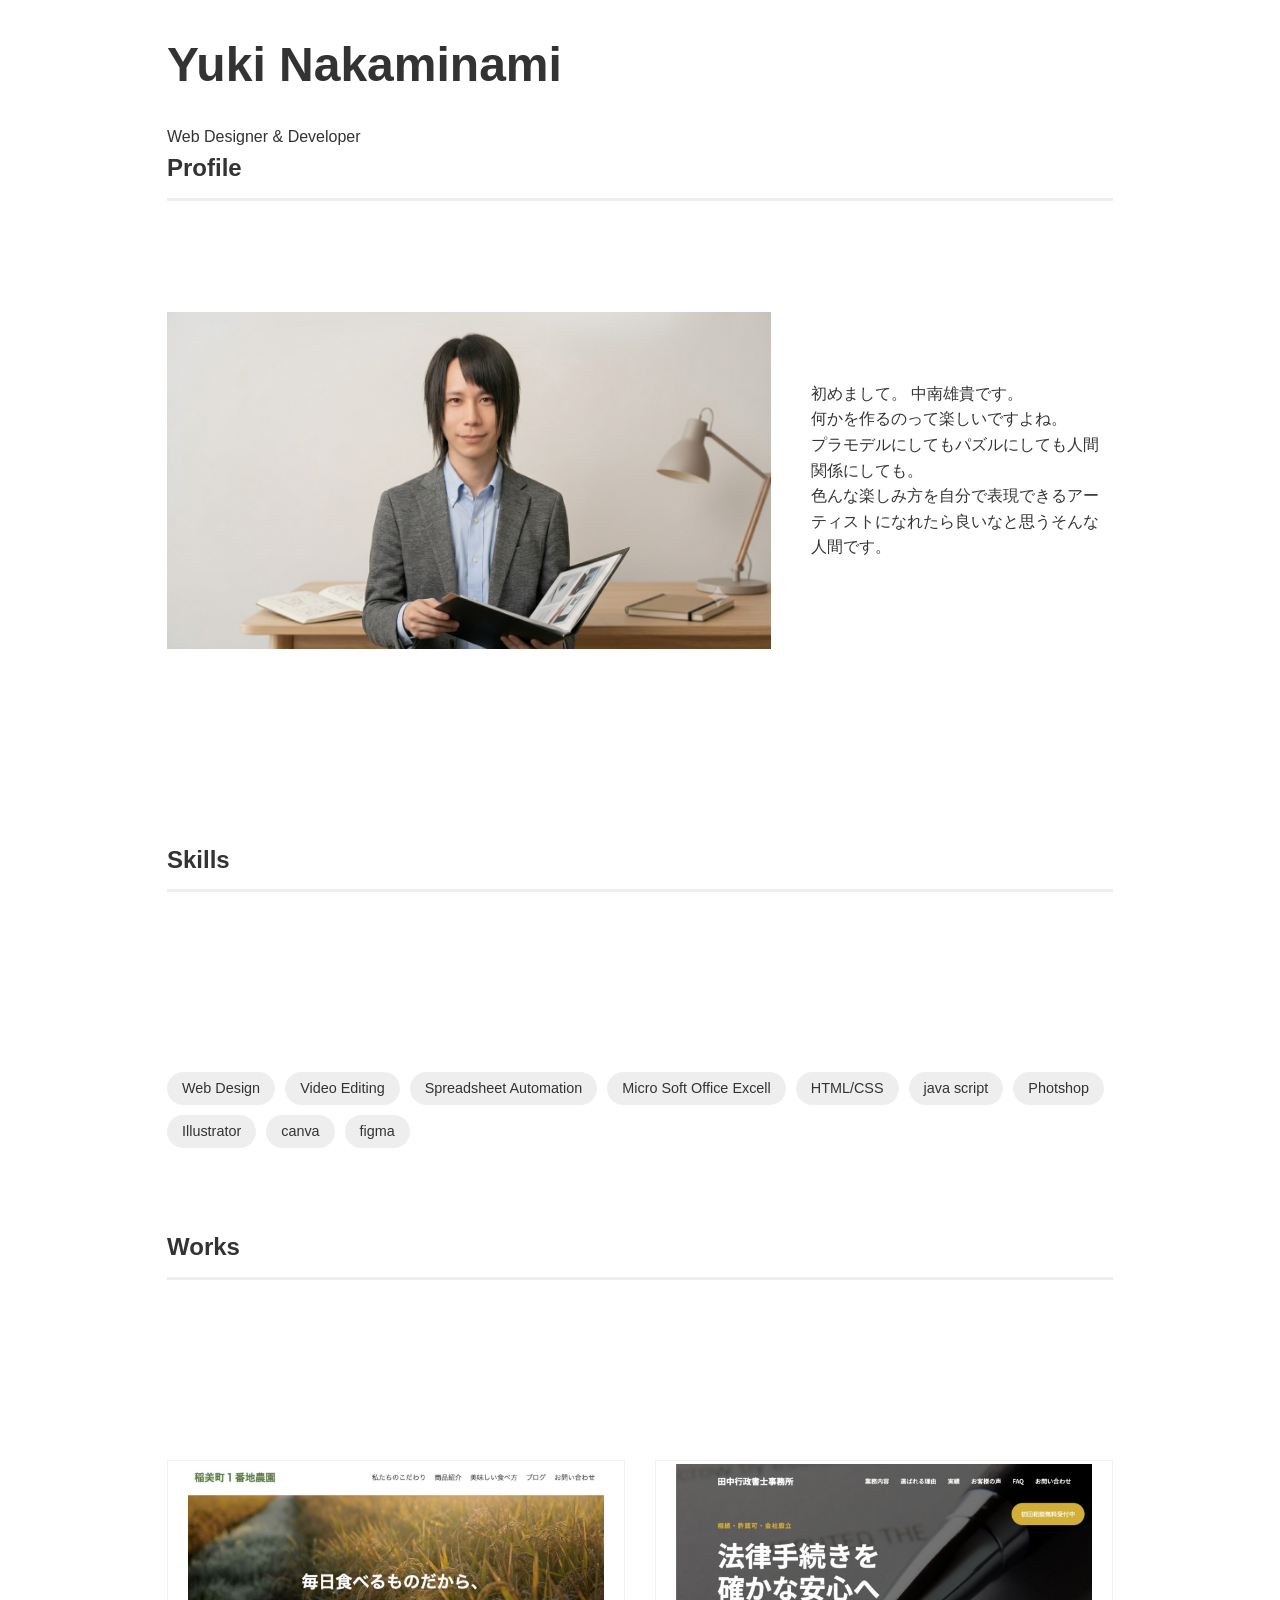
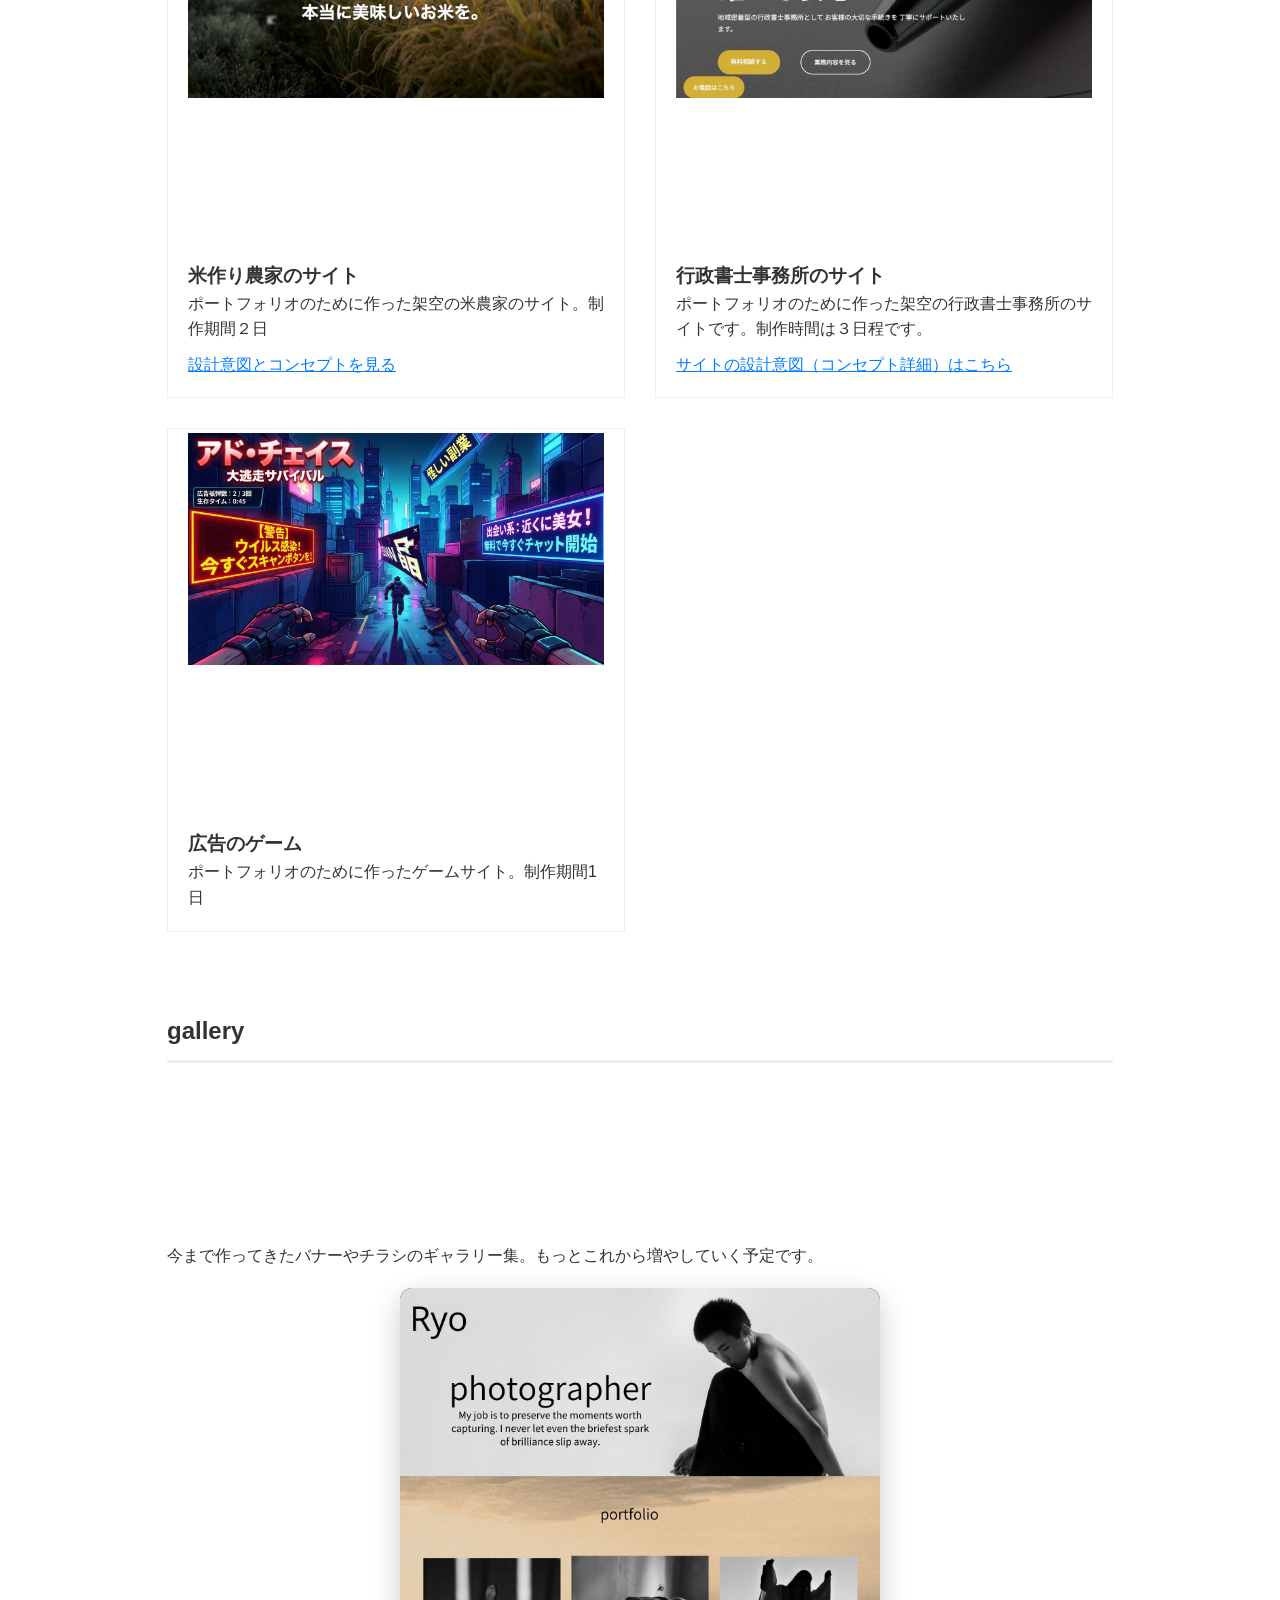
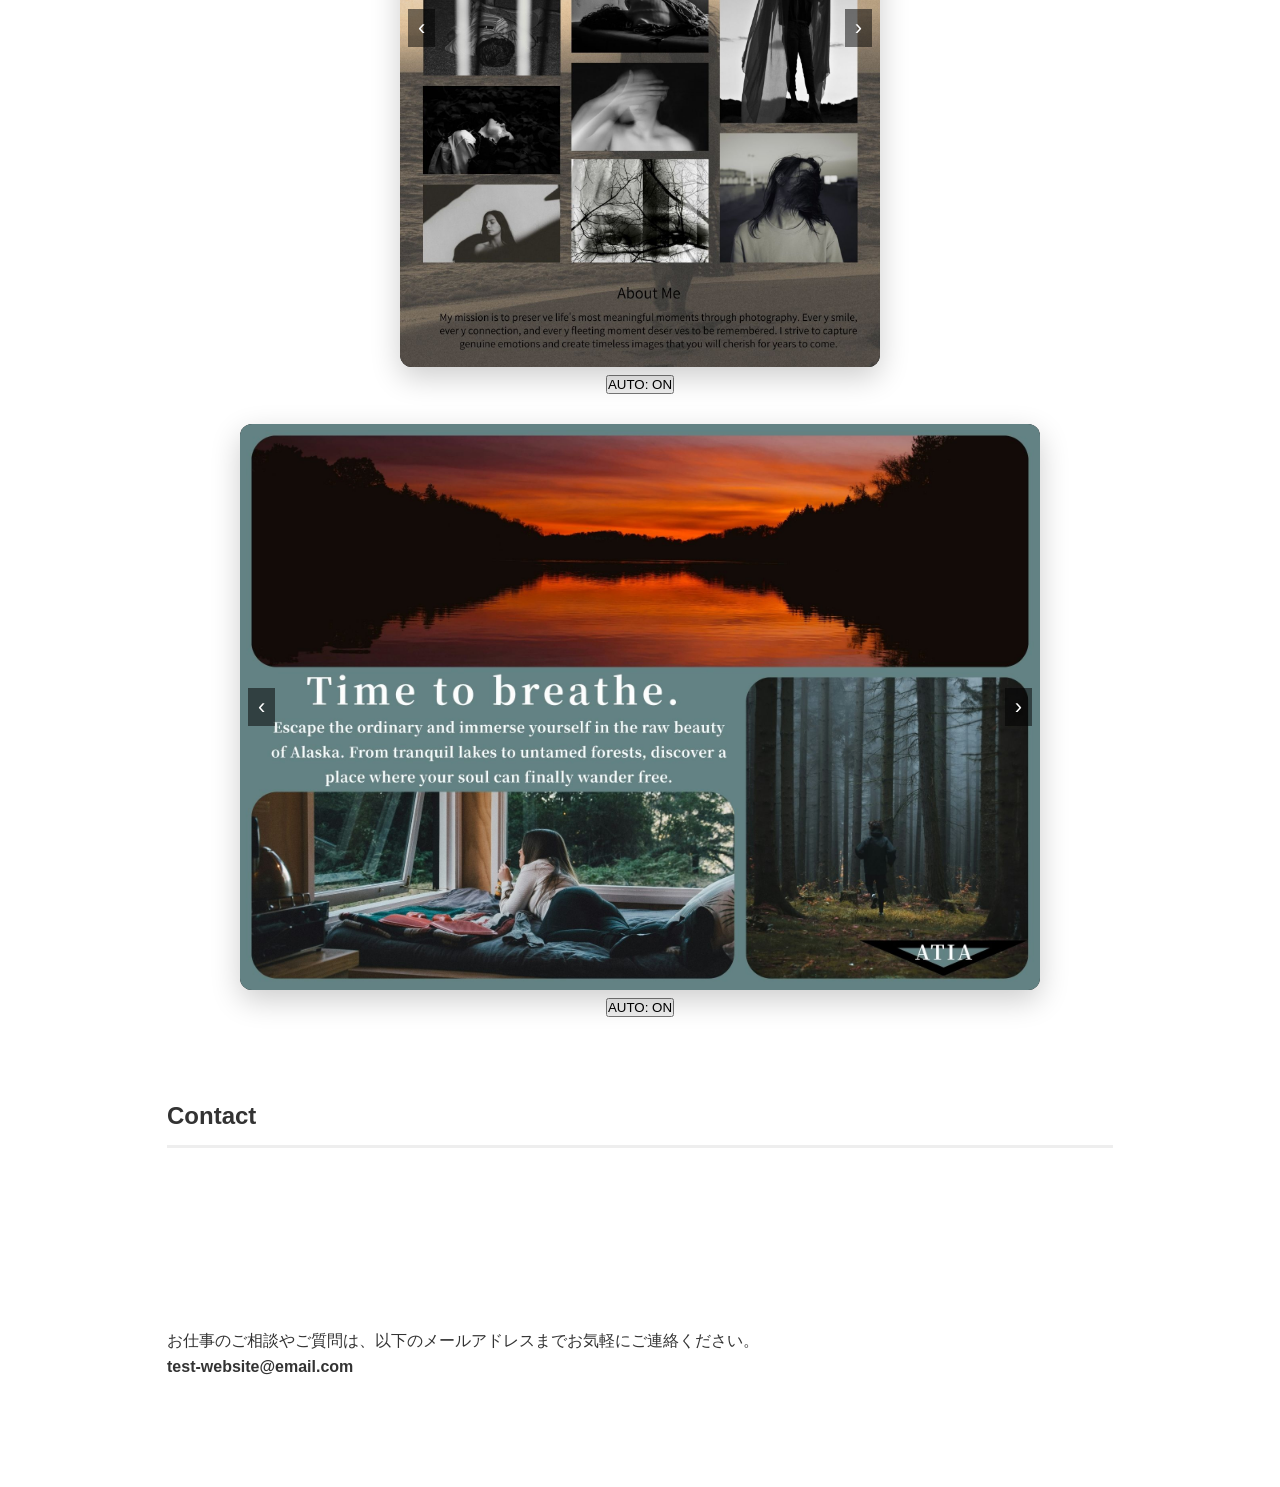
<file: index.html>
<!DOCTYPE html>
<html lang="ja">

<head>
    <meta charset="UTF-8">
    <meta name="viewport" content="width=device-width, initial-scale=1.0">
    <meta name="robots" content="noindex, nofollow">
    <link rel="icon" href="images/port16*16.ico" sizes="16x16" type="image/x-icon">
    <link rel="icon" href="images/port24*24.ico" sizes="24x24" type="image/x-icon">
    <link rel="icon" href="images/port32*32.ico" sizes="32x32" type="image/x-icon">

    <link rel="apple-touch-icon" href="apple-touch-icon-180x180.png">

    <title>Yuki Nakaminami | Portfolio</title>
    <style>
        * {
            box-sizing: border-box;
            margin: 0;
            padding: 0;
        }

        body {
            font-family: 'Helvetica Neue', Arial, sans-serif;
            line-height: 1.6;
            color: #333;
            max-width: 1000px;
            margin: 0 auto;
            padding: 3vh;
        }







        /* セクション共通 */
        section {
            margin-bottom: 80px;
        }

        h1 {
            font-size: 3rem;
            margin-bottom: 20px;
        }

        h2 {
            font-size: 1.5rem;
            margin-bottom: 20vh;
            border-bottom: 3px solid #eee;
            padding-bottom: 10px;
        }

        /* プロフィール用グリッド */
        .profile-grid {
            display: grid;
            grid-template-columns: 4fr 2fr;
            gap: 40px;
        }

        .image-placeholder img {
            display: block;
            width: 100%;
            height: auto;
        }

        /* 作品一覧用グリッド */
        .work-grid {
            display: grid;
            grid-template-columns: repeat(auto-fill, minmax(300px, 1fr));
            gap: 30px;
        }

        /* 各要素 */
        .work-item {
            border: 1px solid #f0f0f0;
            padding: 20px;
        }

        .image-placeholder {
            width: 100%;
            height: 200px;
            background: #f9f9f9;
            margin-bottom: 20vh;
            display: flex;
            align-items: center;
            justify-content: center;
        }

        .image-placeholder a:hover {
            transition: 0.5s;
            scale: 1.2;
        }

        .skill-list {
            display: flex;
            flex-wrap: wrap;
            gap: 10px;
        }

        .skill-tag {
            background: #eee;
            padding: 5px 15px;
            border-radius: 20px;
            font-size: 0.9rem;
        }

        .slideshow-wrap {
            display: flex;
            gap: 30px;
            justify-content: center;
            flex-wrap: wrap;
            margin-top: 20px;
        }

        .slideshow-block {
            display: flex;
            flex-direction: column;
            align-items: center;
            gap: 8px;
        }

        /* 共通スライダー */
        .slideshow {
            position: relative;
            overflow: hidden;
            border-radius: 12px;
            background: #111;
            box-shadow: 0 10px 30px rgba(0, 0, 0, 0.2);
        }

        /* A4縦 */
        .a4-portrait {
            width: 480px;
            aspect-ratio: 210 / 297;
        }

        /* A4横 */
        .a4-landscape {
            width: 800px;
            aspect-ratio: 297 / 210;
        }

        /* 画像 */
        .slideshow img {
            position: absolute;
            width: 100%;
            height: 100%;
            opacity: 0;
            transition: opacity 0.6s ease;
        }

        .slideshow img.active {
            opacity: 1;
        }

        /* ボタン（左右） */
        .slideshow button {
            position: absolute;
            top: 50%;
            transform: translateY(-50%);
            background: rgba(0, 0, 0, 0.5);
            color: #fff;
            border: none;
            font-size: 22px;
            padding: 6px 10px;
            cursor: pointer;
            z-index: 10;
        }

        .prev {
            left: 8px;
        }

        .next {
            right: 8px;
        }

        /* AUTOボタン（外）
        .auto-toggle {
            font-size: 12px;
            padding: 4px 10px;
            background: transparent;
            color: #666;
            border: 1px solid #aaa;
            border-radius: 20px;
            cursor: pointer;
            transition: 0.2s;
        }

        .auto-toggle:hover {
            background: #111;
            color: #fff;
            border-color: #111;
        }
 */







        @media screen and (max-width:800px) {

            .profile-grid {
                display: block;
            }

        }

        @media screen and (max-width:780px) {
            .a4-portrait {
                width: 260px;
                aspect-ratio: 210 / 297;
            }

            /* A4横 */
            .a4-landscape {
                width: 380px;
                aspect-ratio: 297 / 210;
            }


        }
    </style>
</head>

<body>

    <header>
        <h1>Yuki Nakaminami</h1>
        <p>Web Designer & Developer</p>
    </header>

    <section id="profile">
        <h2>Profile</h2>
        <div class="profile-grid">
            <div class="image-placeholder">
                <img src="images/me.PNG" alt="">
            </div>
            <div>
                <p>初めまして。
                    中南雄貴です。<br>
                    何かを作るのって楽しいですよね。<br>プラモデルにしてもパズルにしても人間関係にしても。<br>
                    色んな楽しみ方を自分で表現できるアーティストになれたら良いなと思うそんな人間です。</p>
            </div>
        </div>
    </section>

    <section id="skills">
        <h2>Skills</h2>
        <div class="skill-list">
            <span class="skill-tag">Web Design</span>
            <span class="skill-tag">Video Editing</span>
            <span class="skill-tag">Spreadsheet Automation</span>
            <span class="skill-tag">Micro Soft Office Excell</span>
            <span class="skill-tag">HTML/CSS</span>
            <span class="skill-tag">java script</span>
            <span class="skill-tag">Photshop</span>
            <span class="skill-tag">Illustrator</span>
            <span class="skill-tag">canva</span>
            <span class="skill-tag">figma</span>



        </div>

    </section>

    <section id="works">
        <h2>Works</h2>
        <div class="work-grid">
            <!-- 作品項目 -->
            <div class="work-item">
                <div class="image-placeholder">
                    <a href="https://taziri0000.github.io/rice_farmer_portfolio/" target="_blank"><img
                            src="images/site-02.jpg" alt="portfolio-site02"></a>
                </div>
                <h3>米作り農家のサイト</h3>
                <p>ポートフォリオのために作った架空の米農家のサイト。制作期間２日
                </p>
                <a href="farmer.html"
                    style="display:inline-block; margin-top:10px; color:#007bff; text-decoration:underline;">設計意図とコンセプトを見る</a>
            </div>
            <div class="work-item">
                <div class="image-placeholder">
                    <a href="https://taziri0000.github.io/administrative-scrivener_portfolio/" target="_blank"><img
                            src="images/site-03.jpg" alt="ortfolio-site03"></a>
                </div>
                <h3>行政書士事務所のサイト</h3>
                <p>ポートフォリオのために作った架空の行政書士事務所のサイトです。制作時間は３日程です。
                </p>
                <!-- index_2.html の該当箇所に追加 -->
                <a href="law.html"
                    style="display:block; margin-top:10px; color:#007bff; text-decoration:underline;">サイトの設計意図（コンセプト詳細）はこちら</a>
            </div>
            <div class="work-item">
                <div class="image-placeholder">
                    <a href="https://taziri0000.github.io/portfolio1//" target="_blank"><img
                            src="images/Gemini_Generated_Image_hwj10fhwj10fhwj1.jpeg" alt="portfolio-site03"></a>
                </div>
                <h3>広告のゲーム</h3>
                <p>ポートフォリオのために作ったゲームサイト。制作期間1日
                </p>
            </div>

        </div>
    </section>





    <section id="gallery">
        <h2>gallery</h2>
        <p>今まで作ってきたバナーやチラシのギャラリー集。もっとこれから増やしていく予定です。</p>

        <div class="slideshow-wrap">

            <!-- A4縦 -->
            <div class="slideshow-block">
                <div class="slideshow a4-portrait">
                    <img src="images/port1.jpg" class="active">
                    <img src="images/port2.jpg">
                    <img src="images/port3.jpg">
                    <img src="images/port4.jpg">


                    <button class="prev">‹</button>
                    <button class="next">›</button>
                </div>
                <button class="auto-toggle">AUTO: OFF</button>
            </div>

            <!-- A4横 -->
            <div class="slideshow-block">
                <div class="slideshow a4-landscape">
                    <img src="images/port03.jpg" class="active">
                    <img src="images/port05.jpg">
                    <img src="images/pop1.jpg">
                    <img src="images/pop2.jpg">
                    <img src="images/pop3.jpg">


                    <button class="prev">‹</button>
                    <button class="next">›</button>
                </div>
                <button class="auto-toggle">AUTO: OFF</button>
            </div>

        </div>
    </section>



    <section id="contact">
        <h2>Contact</h2>
        <p>お仕事のご相談やご質問は、以下のメールアドレスまでお気軽にご連絡ください。</p>
        <p><strong>test-website@email.com</strong></p>
    </section>

    <script>
function initSlideshow(block) {
            const slider = block.querySelector(".slideshow");
            const images = slider.querySelectorAll("img");
            const prev = slider.querySelector(".prev");
            const next = slider.querySelector(".next");
            const autoBtn = block.querySelector(".auto-toggle");

            let index = 0;
            let timer = null;
            let isAuto = true; // ← 【変更】初期値を true にする

            function show(i) {
                images.forEach(img => img.classList.remove("active"));
                images[i].classList.add("active");
            }

            function startAuto() {
                timer = setInterval(() => {
                    index = (index + 1) % images.length;
                    show(index);
                }, 3000);

                isAuto = true;
                autoBtn.textContent = "AUTO: ON";
            }

            function stopAuto() {
                clearInterval(timer);
                timer = null;
                isAuto = false;
                autoBtn.textContent = "AUTO: OFF";
            }

            prev.addEventListener("click", () => {
                index = (index - 1 + images.length) % images.length;
                show(index);
            });

            next.addEventListener("click", () => {
                index = (index + 1) % images.length;
                show(index);
            });

            autoBtn.addEventListener("click", () => {
                isAuto ? stopAuto() : startAuto();
            });

            show(index);
            startAuto(); // ← 【追加】読み込み時に自動再生をスタートさせる
        }

        document.querySelectorAll(".slideshow-block").forEach(initSlideshow);    </script>
</body>

</html>
</file>
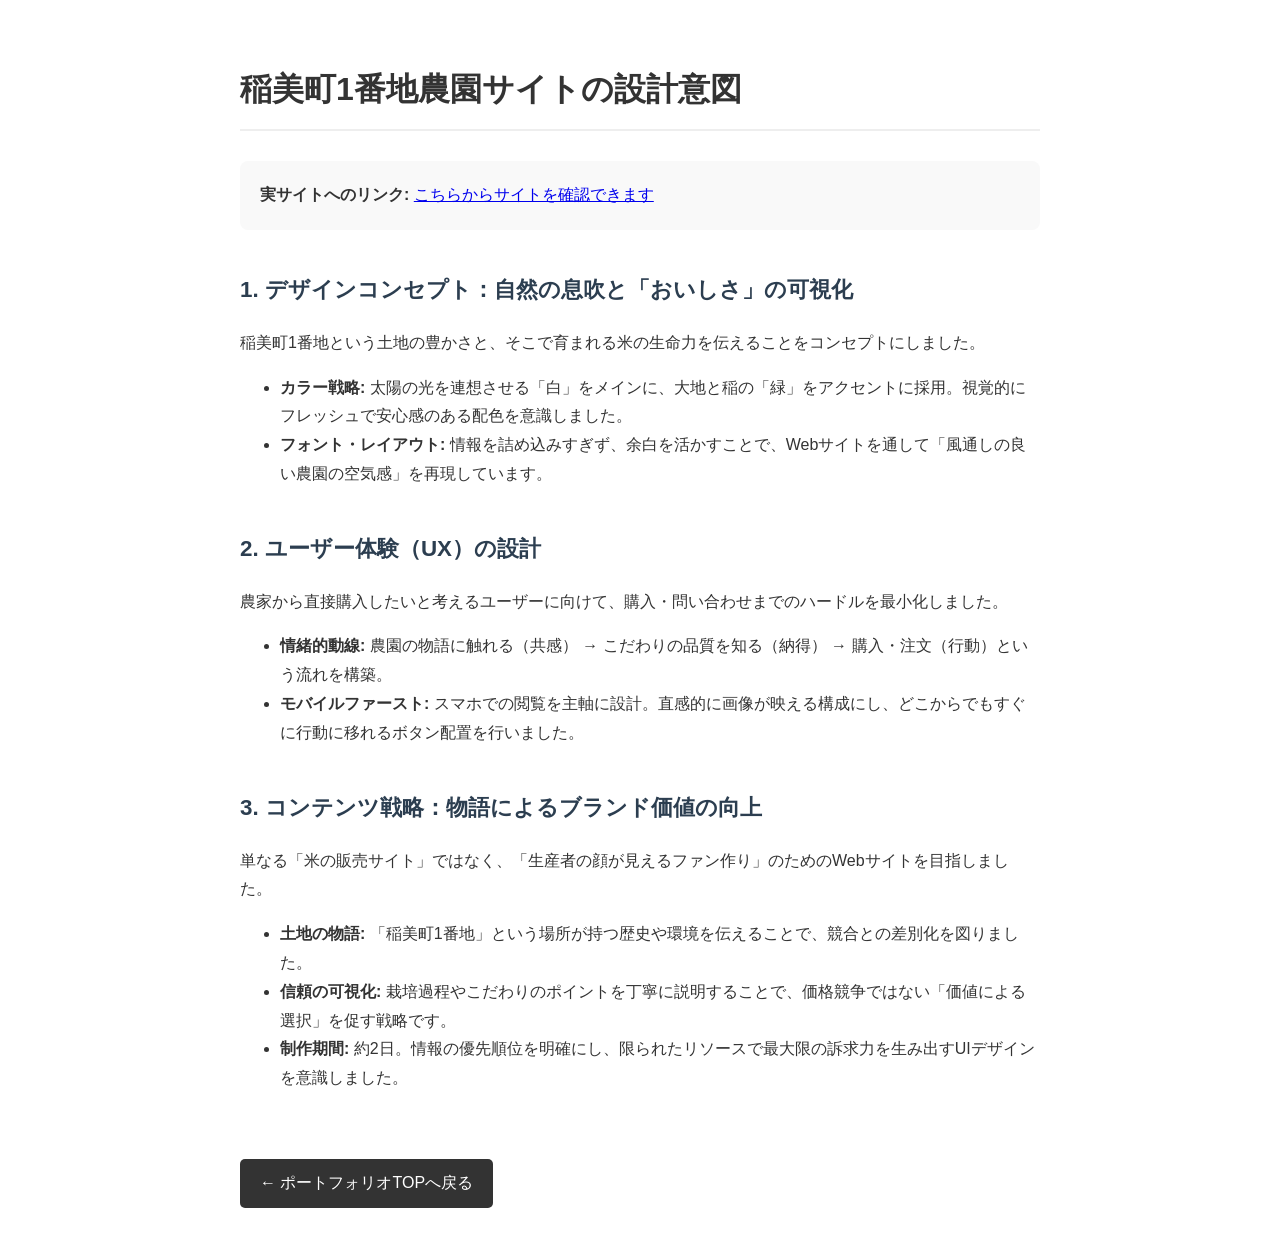
<file: farmer.html>
<!DOCTYPE html>
<html lang="ja">
<head>
    <meta charset="UTF-8">
    <meta name="viewport" content="width=device-width, initial-scale=1.0">
     <link rel="icon" href="images/port16*16.ico" sizes="16x16" type="image/x-icon">
    <link rel="icon" href="images/port24*24.ico" sizes="24x24" type="image/x-icon">
    <link rel="icon" href="images/port32*32.ico" sizes="32x32" type="image/x-icon">

    <link rel="apple-touch-icon" href="apple-touch-icon-180x180.png">

    <title>稲美町1番地農園サイトの設計意図 | Yuki Nakaminami Portfolio</title>
    <style>
        body {
            font-family: 'Helvetica Neue', Arial, sans-serif;
            line-height: 1.8;
            color: #333;
            max-width: 800px;
            margin: 0 auto;
            padding: 40px 20px;
        }
        h1 { font-size: 2rem; margin-bottom: 30px; border-bottom: 2px solid #eee; padding-bottom: 10px; }
        h2 { font-size: 1.4rem; margin-top: 40px; color: #2c3e50; }
        h3 { font-size: 1.1rem; margin-top: 25px; color: #34495e; }
        p { margin-bottom: 15px; }
        .link-box { background: #f9f9f9; padding: 20px; border-radius: 8px; margin: 30px 0; }
        .back-btn { display: inline-block; margin-top: 50px; padding: 10px 20px; background: #333; color: #fff; text-decoration: none; border-radius: 5px; }
        .back-btn:hover { background: #555; }
    </style>
</head>
<body>

    <h1>稲美町1番地農園サイトの設計意図</h1>

    <div class="link-box">
        <strong>実サイトへのリンク:</strong> 
        <a href="https://taziri0000.github.io/rice_farmer_portfolio/" target="_blank">こちらからサイトを確認できます</a>
    </div>

    <section>
        <h2>1. デザインコンセプト：自然の息吹と「おいしさ」の可視化</h2>
        <p>稲美町1番地という土地の豊かさと、そこで育まれる米の生命力を伝えることをコンセプトにしました。</p>
        <ul>
            <li><strong>カラー戦略:</strong> 太陽の光を連想させる「白」をメインに、大地と稲の「緑」をアクセントに採用。視覚的にフレッシュで安心感のある配色を意識しました。</li>
            <li><strong>フォント・レイアウト:</strong> 情報を詰め込みすぎず、余白を活かすことで、Webサイトを通して「風通しの良い農園の空気感」を再現しています。</li>
        </ul>

        <h2>2. ユーザー体験（UX）の設計</h2>
        <p>農家から直接購入したいと考えるユーザーに向けて、購入・問い合わせまでのハードルを最小化しました。</p>
        <ul>
            <li><strong>情緒的動線:</strong> 農園の物語に触れる（共感） → こだわりの品質を知る（納得） → 購入・注文（行動）という流れを構築。</li>
            <li><strong>モバイルファースト:</strong> スマホでの閲覧を主軸に設計。直感的に画像が映える構成にし、どこからでもすぐに行動に移れるボタン配置を行いました。</li>
        </ul>

        <h2>3. コンテンツ戦略：物語によるブランド価値の向上</h2>
        <p>単なる「米の販売サイト」ではなく、「生産者の顔が見えるファン作り」のためのWebサイトを目指しました。</p>
        <ul>
            <li><strong>土地の物語:</strong> 「稲美町1番地」という場所が持つ歴史や環境を伝えることで、競合との差別化を図りました。</li>
            <li><strong>信頼の可視化:</strong> 栽培過程やこだわりのポイントを丁寧に説明することで、価格競争ではない「価値による選択」を促す戦略です。</li>
            <li><strong>制作期間:</strong> 約2日。情報の優先順位を明確にし、限られたリソースで最大限の訴求力を生み出すUIデザインを意識しました。</li>
        </ul>
    </section>

    <a href="index.html" class="back-btn">← ポートフォリオTOPへ戻る</a>

</body>
</html>
</file>
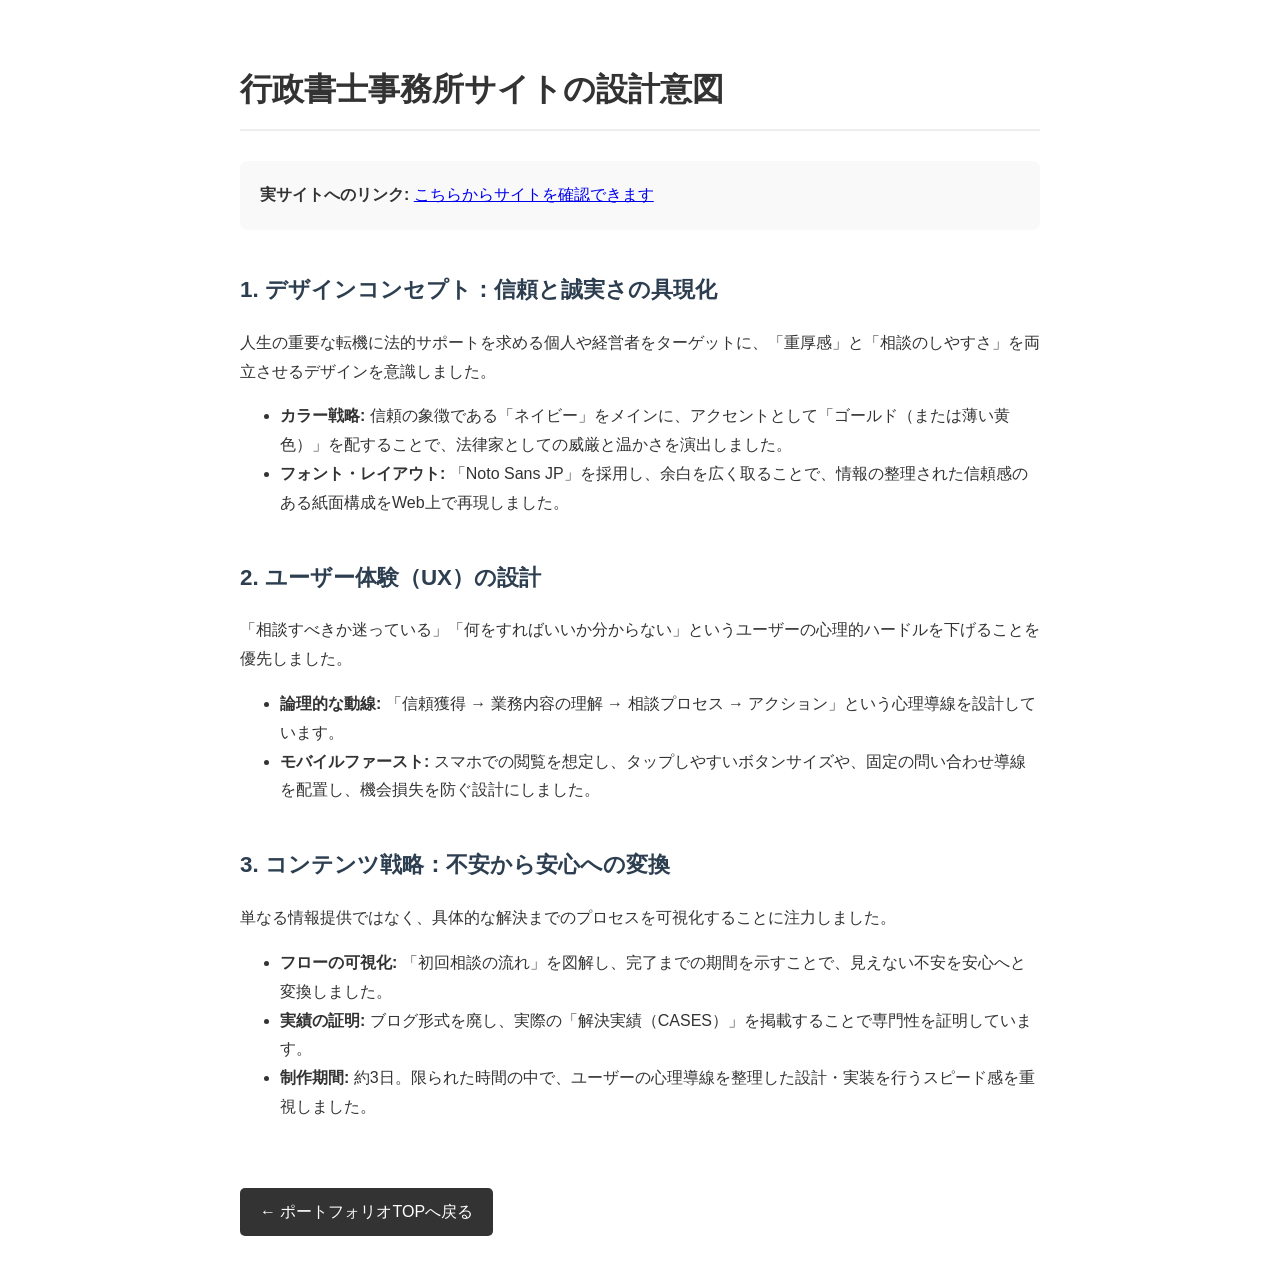
<file: law.html>
<!DOCTYPE html>
<html lang="ja">
<head>
    <meta charset="UTF-8">
    <meta name="viewport" content="width=device-width, initial-scale=1.0">
    <link rel="icon" href="images/port16*16.ico" sizes="16x16" type="image/x-icon">
    <link rel="icon" href="images/port24*24.ico" sizes="24x24" type="image/x-icon">
    <link rel="icon" href="images/port32*32.ico" sizes="32x32" type="image/x-icon">

    <link rel="apple-touch-icon" href="apple-touch-icon-180x180.png">

    <title>行政書士事務所サイトの設計意図 | Yuki Nakaminami Portfolio</title>
    <style>
        body {
            font-family: 'Helvetica Neue', Arial, sans-serif;
            line-height: 1.8;
            color: #333;
            max-width: 800px;
            margin: 0 auto;
            padding: 40px 20px;
        }
        h1 { font-size: 2rem; margin-bottom: 30px; border-bottom: 2px solid #eee; padding-bottom: 10px; }
        h2 { font-size: 1.4rem; margin-top: 40px; color: #2c3e50; }
        h3 { font-size: 1.1rem; margin-top: 25px; color: #34495e; }
        p { margin-bottom: 15px; }
        .link-box { background: #f9f9f9; padding: 20px; border-radius: 8px; margin: 30px 0; }
        .back-btn { display: inline-block; margin-top: 50px; padding: 10px 20px; background: #333; color: #fff; text-decoration: none; border-radius: 5px; }
        .back-btn:hover { background: #555; }
    </style>
</head>
<body>

    <h1>行政書士事務所サイトの設計意図</h1>

    <div class="link-box">
        <strong>実サイトへのリンク:</strong> 
        <a href="https://taziri0000.github.io/administrative-scrivener_portfolio/" target="_blank">こちらからサイトを確認できます</a>
    </div>

    <section>
        <h2>1. デザインコンセプト：信頼と誠実さの具現化</h2>
        <p>人生の重要な転機に法的サポートを求める個人や経営者をターゲットに、「重厚感」と「相談のしやすさ」を両立させるデザインを意識しました。</p>
        <ul>
            <li><strong>カラー戦略:</strong> 信頼の象徴である「ネイビー」をメインに、アクセントとして「ゴールド（または薄い黄色）」を配することで、法律家としての威厳と温かさを演出しました。</li>
            <li><strong>フォント・レイアウト:</strong> 「Noto Sans JP」を採用し、余白を広く取ることで、情報の整理された信頼感のある紙面構成をWeb上で再現しました。</li>
        </ul>

        <h2>2. ユーザー体験（UX）の設計</h2>
        <p>「相談すべきか迷っている」「何をすればいいか分からない」というユーザーの心理的ハードルを下げることを優先しました。</p>
        <ul>
            <li><strong>論理的な動線:</strong> 「信頼獲得 → 業務内容の理解 → 相談プロセス → アクション」という心理導線を設計しています。</li>
            <li><strong>モバイルファースト:</strong> スマホでの閲覧を想定し、タップしやすいボタンサイズや、固定の問い合わせ導線を配置し、機会損失を防ぐ設計にしました。</li>
        </ul>

        <h2>3. コンテンツ戦略：不安から安心への変換</h2>
        <p>単なる情報提供ではなく、具体的な解決までのプロセスを可視化することに注力しました。</p>
        <ul>
            <li><strong>フローの可視化:</strong> 「初回相談の流れ」を図解し、完了までの期間を示すことで、見えない不安を安心へと変換しました。</li>
            <li><strong>実績の証明:</strong> ブログ形式を廃し、実際の「解決実績（CASES）」を掲載することで専門性を証明しています。</li>
            <li><strong>制作期間:</strong> 約3日。限られた時間の中で、ユーザーの心理導線を整理した設計・実装を行うスピード感を重視しました。</li>
        </ul>
    </section>

    <a href="index.html" class="back-btn">← ポートフォリオTOPへ戻る</a>

</body>
</html>
</file>
